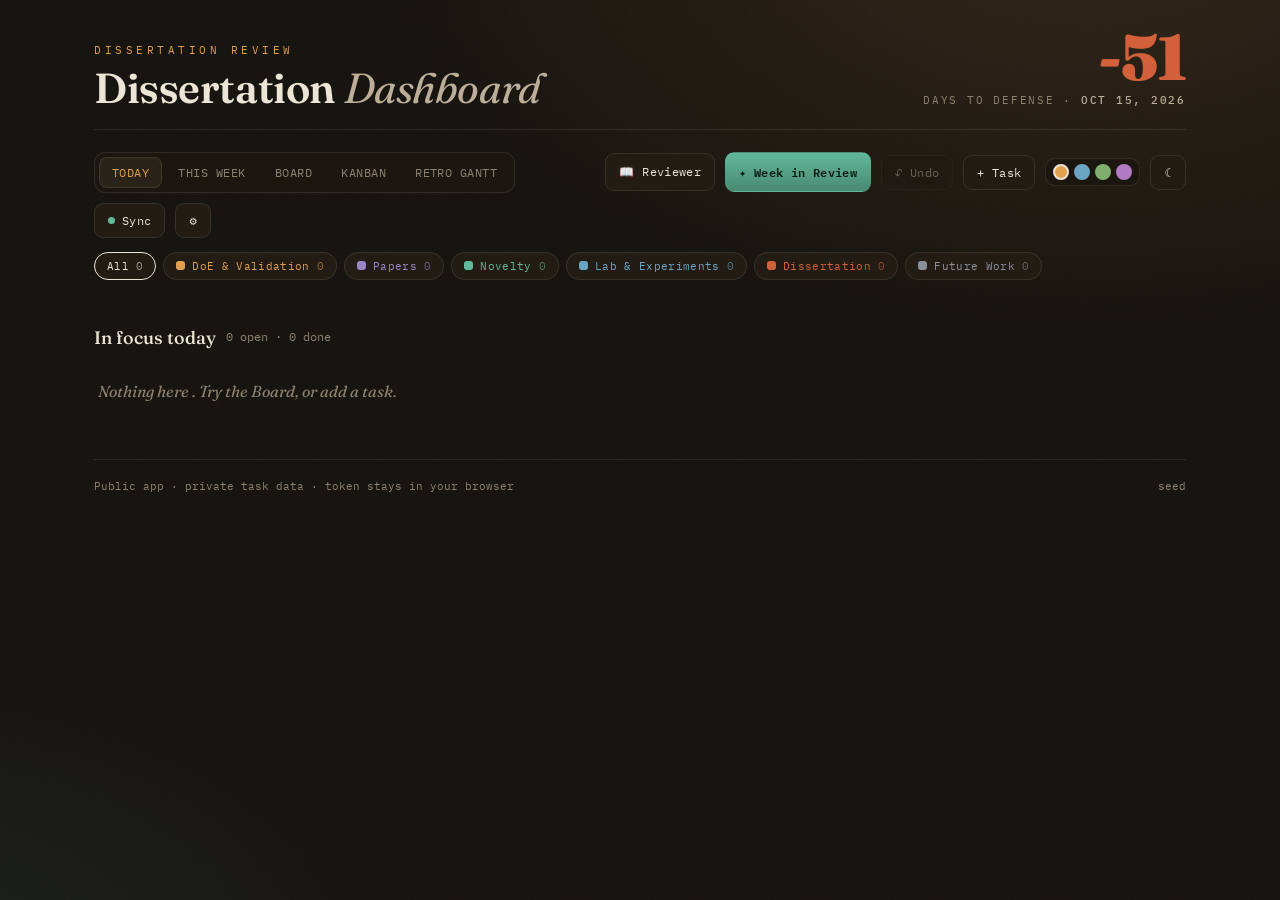
<file: index-classic.html>
<!DOCTYPE html>
<html lang="en" data-theme="ember" data-mode="dark">
<head>
<meta charset="utf-8" />
<meta name="viewport" content="width=device-width, initial-scale=1" />
<title>Footnote</title>
<link rel="icon" type="image/svg+xml" href="brand/footnote-mark.svg">
<link rel="preconnect" href="https://fonts.googleapis.com">
<link rel="preconnect" href="https://fonts.gstatic.com" crossorigin>
<link href="https://fonts.googleapis.com/css2?family=Fraunces:ital,opsz,wght@0,9..144,400;0,9..144,500;0,9..144,600;0,9..144,900;1,9..144,400&family=Public+Sans:wght@400;500;600;700&family=IBM+Plex+Mono:wght@400;500;600&display=swap" rel="stylesheet">
<style>
  :root{
    --bg:#15120e; --bg2:#1b1610; --panel:#221c15; --panel2:#2a2319;
    --text:#ece4d5; --text2:#bcae98; --muted:#8d8270; --line:rgba(236,228,213,.10);
    --accent:#e0a050; --accent2:#d2603a;
    --shadow:0 18px 50px -20px rgba(0,0,0,.7);
    --radius:14px;
    --p0:#d2603a; --p1:#e0a050; --p2:#8d8270;
    --done:#62b89a;
    --ph-doe:#e0a050; --ph-papers:#9a86c4; --ph-novelty:#62b89a;
    --ph-lab:#6aa6c4; --ph-diss:#d2603a; --ph-future:#8a8f98; --ph-undergrad:#46b5c4;
  }
  *{box-sizing:border-box;margin:0;padding:0}
  body{
    background:
      radial-gradient(1200px 700px at 85% -10%, color-mix(in srgb, var(--accent) 14%, transparent), transparent 60%),
      radial-gradient(1000px 600px at -10% 110%, color-mix(in srgb, var(--ph-novelty) 10%, transparent), transparent 55%),
      var(--bg);
    color:var(--text); font-family:"Public Sans",system-ui,sans-serif;
    line-height:1.5; min-height:100vh; -webkit-font-smoothing:antialiased; transition:background .4s,color .4s;
  }
  body::before{content:"";position:fixed;inset:0;pointer-events:none;z-index:1;opacity:.04;
    background-image:url("data:image/svg+xml,%3Csvg xmlns='http://www.w3.org/2000/svg' width='120' height='120'%3E%3Cfilter id='n'%3E%3CfeTurbulence type='fractalNoise' baseFrequency='.9' numOctaves='2'/%3E%3C/filter%3E%3Crect width='100%25' height='100%25' filter='url(%23n)'/%3E%3C/svg%3E");}
  html[data-mode="light"] body::before{opacity:.025;mix-blend-mode:multiply}
  .wrap{max-width:1140px;margin:0 auto;padding:30px 24px 90px;position:relative;z-index:2}

  /* header */
  header.top{display:flex;justify-content:space-between;align-items:flex-end;gap:24px;flex-wrap:wrap;border-bottom:1px solid var(--line);padding-bottom:20px}
  .brand .kicker{font-family:"IBM Plex Mono",monospace;font-size:11px;letter-spacing:.32em;text-transform:uppercase;color:var(--accent);margin-bottom:8px}
  .brand h1{font-family:"Fraunces",serif;font-weight:600;font-size:clamp(26px,4vw,42px);line-height:1;letter-spacing:-.01em}
  .brand h1 em{font-style:italic;color:var(--text2);font-weight:400}
  .countdown{text-align:right;flex-shrink:0}
  .countdown .num{font-family:"Fraunces",serif;font-weight:900;font-size:clamp(38px,7vw,64px);line-height:.85;letter-spacing:-.02em}
  .countdown .num.warn{color:var(--accent2)}
  .countdown .lbl{font-family:"IBM Plex Mono",monospace;font-size:11px;letter-spacing:.16em;text-transform:uppercase;color:var(--muted);margin-top:8px}
  .countdown .lbl b{color:var(--text2);font-weight:500}

  /* toolbar */
  .toolbar{display:flex;align-items:center;gap:10px;margin:22px 0 14px;flex-wrap:wrap}
  .tabs{display:flex;gap:3px;background:var(--bg2);border:1px solid var(--line);border-radius:11px;padding:4px}
  .tab{font-family:"IBM Plex Mono",monospace;font-size:12px;letter-spacing:.04em;text-transform:uppercase;color:var(--muted);background:none;border:0;padding:8px 13px;border-radius:8px;cursor:pointer;transition:.18s}
  .tab:hover{color:var(--text)}
  .tab.active{background:var(--panel2);color:var(--accent);box-shadow:inset 0 0 0 1px var(--line)}
  .spacer{flex:1}
  .btn{font-family:"IBM Plex Mono",monospace;font-size:12px;letter-spacing:.03em;color:var(--text);background:var(--panel);border:1px solid var(--line);padding:9px 13px;border-radius:9px;cursor:pointer;transition:.18s;display:inline-flex;align-items:center;gap:7px}
  .btn:hover{border-color:color-mix(in srgb,var(--text) 24%,transparent);background:var(--panel2)}
  .btn.primary{background:linear-gradient(180deg,var(--accent),color-mix(in srgb,var(--accent) 78%,black));color:#1a130a;border-color:transparent;font-weight:600}
  .btn.cta{background:linear-gradient(180deg,var(--ph-novelty),color-mix(in srgb,var(--ph-novelty) 75%,black));color:#0c1a14;border-color:transparent;font-weight:600}
  .btn:disabled{opacity:.35;cursor:default}
  .btn .dot{width:7px;height:7px;border-radius:50%;background:var(--done)}
  .btn .dot.dirty{background:var(--accent2);box-shadow:0 0 8px var(--accent2)}

  /* theme bar */
  .swatches{display:flex;gap:5px;align-items:center;background:var(--bg2);border:1px solid var(--line);border-radius:10px;padding:5px 7px}
  .sw{width:16px;height:16px;border-radius:50%;border:2px solid transparent;cursor:pointer;transition:.15s;padding:0}
  .sw:hover{transform:scale(1.15)}
  .sw.on{border-color:var(--text)}

  /* filter chips */
  .chips{display:flex;gap:7px;flex-wrap:wrap;margin-bottom:20px}
  .fchip{font-family:"IBM Plex Mono",monospace;font-size:11px;letter-spacing:.03em;padding:6px 12px;border-radius:20px;border:1px solid var(--line);background:var(--panel);color:var(--text2);cursor:pointer;transition:.15s;display:inline-flex;align-items:center;gap:7px}
  .fchip:hover{color:var(--text);border-color:color-mix(in srgb,var(--text) 22%,transparent)}
  .fchip.on{color:var(--text);border-color:currentColor}
  .fchip i{width:9px;height:9px;border-radius:3px;display:inline-block}
  .fchip .n{opacity:.6}

  /* progress */
  .progress{display:flex;gap:12px;flex-wrap:wrap;margin-bottom:24px}
  .pcard{flex:1;min-width:150px;background:linear-gradient(180deg,var(--panel),var(--bg2));border:1px solid var(--line);border-radius:var(--radius);padding:14px 15px;cursor:pointer;transition:.18s}
  .pcard:hover{border-color:color-mix(in srgb,var(--text) 20%,transparent);transform:translateY(-2px)}
  .pcard .ph{font-family:"IBM Plex Mono",monospace;font-size:10.5px;letter-spacing:.08em;text-transform:uppercase;color:var(--text2);display:flex;align-items:center;gap:7px}
  .pcard .ph i{width:9px;height:9px;border-radius:3px}
  .pcard .frac{font-family:"Fraunces",serif;font-size:25px;font-weight:600;margin:7px 0 8px}
  .pcard .frac span{font-size:13px;color:var(--muted)}
  .bar{height:5px;border-radius:3px;background:color-mix(in srgb,var(--text) 8%,transparent);overflow:hidden}
  .bar i{display:block;height:100%;border-radius:3px;transition:width .6s cubic-bezier(.2,.7,.2,1)}

  /* task list */
  .group{margin-bottom:26px}
  .group>h2{font-family:"Fraunces",serif;font-weight:500;font-size:18px;margin-bottom:12px;display:flex;align-items:center;gap:10px}
  .group>h2 i{width:11px;height:11px;border-radius:3px}
  .group>h2 .cnt{font-family:"IBM Plex Mono",monospace;font-size:12px;color:var(--muted);font-weight:400}
  .empty{color:var(--muted);font-style:italic;padding:16px 4px;font-family:"Fraunces",serif}
  .task{display:flex;gap:13px;align-items:flex-start;background:var(--panel);border:1px solid var(--line);border-left:3px solid var(--lc,var(--muted));border-radius:11px;padding:13px 15px;margin-bottom:8px;cursor:pointer;transition:.16s}
  .task:hover{background:var(--panel2);transform:translateX(2px)}
  .task.done{opacity:.5}
  .check{flex-shrink:0;width:21px;height:21px;border-radius:7px;border:1.5px solid var(--text2);margin-top:1px;cursor:pointer;display:grid;place-items:center;transition:.16s;background:transparent}
  .check:hover{border-color:var(--done)}
  .check.on{background:var(--done);border-color:var(--done)}
  .check.on::after{content:"✓";color:#10201a;font-size:13px;font-weight:700}
  .tbody{flex:1;min-width:0}
  .ttitle{font-size:15px;font-weight:500}
  .task.done .ttitle{text-decoration:line-through;text-decoration-color:var(--muted)}
  .tmeta{display:flex;gap:7px;flex-wrap:wrap;margin-top:6px;align-items:center}
  .chip{font-family:"IBM Plex Mono",monospace;font-size:10.5px;letter-spacing:.03em;padding:2.5px 8px;border-radius:20px;border:1px solid var(--line);color:var(--text2)}
  .chip.due.over{color:var(--accent2);border-color:color-mix(in srgb,var(--accent2) 40%,transparent)}
  .chip.cad{color:var(--ph-lab)}
  .chip.when{color:var(--done)}
  .tnote{font-size:12.5px;color:var(--muted);margin-top:7px;line-height:1.45}

  /* kanban */
  .kanban{display:grid;grid-template-columns:repeat(4,1fr);gap:13px}
  .kcol{background:var(--bg2);border:1px solid var(--line);border-radius:var(--radius);padding:12px;min-height:120px}
  .kcol.drop{outline:2px dashed var(--accent);outline-offset:-4px}
  .kcol h3{font-family:"IBM Plex Mono",monospace;font-size:11px;letter-spacing:.1em;text-transform:uppercase;color:var(--text2);margin-bottom:11px;display:flex;justify-content:space-between}
  .kcard{background:var(--panel);border:1px solid var(--line);border-left:3px solid var(--lc,var(--muted));border-radius:9px;padding:10px 11px;margin-bottom:8px;cursor:grab;transition:.14s}
  .kcard:hover{background:var(--panel2)}
  .kcard:active{cursor:grabbing}
  .kcard .kt{font-size:13px;font-weight:500;line-height:1.3}
  .kcard.done .kt{text-decoration:line-through;color:var(--muted)}
  .kcard .km{margin-top:6px;display:flex;gap:6px;align-items:center;flex-wrap:wrap}
  @media(max-width:820px){.kanban{grid-template-columns:1fr 1fr}}

  /* gantt */
  .gantt-wrap{overflow-x:auto;border:1px solid var(--line);border-radius:var(--radius);background:var(--bg2);padding:14px}
  .gantt{display:grid;gap:3px;min-width:max-content}
  .grow{display:grid;grid-template-columns:130px 1fr;align-items:center;gap:8px}
  .grow .glabel{font-family:"IBM Plex Mono",monospace;font-size:10.5px;text-transform:uppercase;letter-spacing:.06em;color:var(--text2);display:flex;align-items:center;gap:6px;white-space:nowrap}
  .grow .glabel i{width:9px;height:9px;border-radius:3px;flex-shrink:0}
  .gtrack{display:flex;gap:2px;align-items:center}
  .gcell{width:15px;height:22px;border-radius:3px;display:grid;place-items:center;font-size:9px;color:#0c0c0c;font-family:"IBM Plex Mono",monospace;cursor:default;transition:.12s}
  .gcell.has{cursor:pointer}
  .gcell.has:hover{transform:scale(1.25);outline:1px solid var(--text)}
  .gaxis{display:grid;grid-template-columns:130px 1fr;gap:8px;margin-top:6px}
  .gaxis .gticks{display:flex;gap:2px;font-family:"IBM Plex Mono",monospace;font-size:8.5px;color:var(--muted)}
  .gaxis .gtick{width:15px;text-align:center;writing-mode:vertical-rl;height:34px}
  .ghist{display:grid;grid-template-columns:130px 1fr;gap:8px;margin-bottom:8px;align-items:end}
  .ghbars{display:flex;gap:2px;align-items:end;height:42px}
  .ghbar{width:15px;background:linear-gradient(180deg,var(--accent),color-mix(in srgb,var(--accent) 60%,transparent));border-radius:2px 2px 0 0;min-height:2px}
  .gsec-title{font-family:"IBM Plex Mono",monospace;font-size:11px;letter-spacing:.1em;text-transform:uppercase;color:var(--text2);margin:22px 0 10px}
  .gbars{border:1px solid var(--line);border-radius:var(--radius);background:var(--bg2);padding:12px 14px 16px}
  .gbaxis{display:grid;grid-template-columns:165px 1fr;gap:10px;margin-bottom:4px}
  .gbaxis .ticks{position:relative;height:13px}
  .gbaxis .ticks span{position:absolute;transform:translateX(-50%);font-family:"IBM Plex Mono",monospace;font-size:9px;color:var(--muted);white-space:nowrap}
  .gbphase{font-family:"IBM Plex Mono",monospace;font-size:10.5px;letter-spacing:.06em;text-transform:uppercase;color:var(--text2);display:flex;align-items:center;gap:7px;margin:13px 0 5px}
  .gbphase i{width:9px;height:9px;border-radius:3px}
  .gbrow{display:grid;grid-template-columns:165px 1fr;gap:10px;align-items:center;height:23px}
  .gblabel{font-size:11.5px;color:var(--text2);white-space:nowrap;overflow:hidden;text-overflow:ellipsis}
  .gbrow.done .gblabel{color:var(--muted)}
  .gbtrack{position:relative;height:15px;border-radius:4px;background:color-mix(in srgb,var(--text) 5%,transparent)}
  .gbbar{position:absolute;top:1.5px;height:12px;border-radius:3px;cursor:pointer;min-width:5px;box-shadow:inset 0 0 0 1px rgba(255,255,255,.14);transition:.12s}
  .gbbar:hover{filter:brightness(1.18);outline:1px solid var(--text)}
  .gbpill{position:absolute;right:4px;top:0;font-family:"IBM Plex Mono",monospace;font-size:9px;padding:1.5px 8px;border-radius:10px;border:1px dashed var(--line);color:var(--muted);cursor:pointer;white-space:nowrap}
  .gbpill.active{color:var(--accent);border-color:color-mix(in srgb,var(--accent) 45%,transparent);border-style:solid}
  .gbpill.blocked{color:var(--accent2);border-color:color-mix(in srgb,var(--accent2) 45%,transparent)}

  /* modal */
  .scrim{position:fixed;inset:0;background:rgba(8,6,4,.66);backdrop-filter:blur(3px);z-index:50;display:none;align-items:flex-start;justify-content:center;padding:6vh 18px;overflow-y:auto}
  .scrim.on{display:flex}
  .modal{background:var(--bg2);border:1px solid var(--line);border-radius:18px;box-shadow:var(--shadow);width:min(560px,100%);padding:26px;animation:rise .25s cubic-bezier(.2,.7,.2,1)}
  .modal.wide{width:min(720px,100%)}
  @keyframes rise{from{opacity:0;transform:translateY(14px)}to{opacity:1;transform:none}}
  .modal h3{font-family:"Fraunces",serif;font-weight:600;font-size:21px;margin-bottom:16px}
  .field{margin-bottom:13px}
  .field label{display:block;font-family:"IBM Plex Mono",monospace;font-size:10.5px;letter-spacing:.1em;text-transform:uppercase;color:var(--muted);margin-bottom:6px}
  .field input,.field select,.field textarea{width:100%;background:var(--bg);border:1px solid var(--line);border-radius:9px;color:var(--text);padding:10px 12px;font-family:"Public Sans",sans-serif;font-size:14px}
  .field input:focus,.field select:focus,.field textarea:focus{outline:0;border-color:var(--accent)}
  .field textarea{resize:vertical;min-height:60px}
  .row2{display:flex;gap:12px}.row2 .field{flex:1}
  .modal-actions{display:flex;gap:10px;justify-content:space-between;margin-top:20px;align-items:center}
  .modal-actions .right{display:flex;gap:10px}
  .link{background:none;border:0;color:var(--muted);font-family:"IBM Plex Mono",monospace;font-size:12px;cursor:pointer;text-decoration:underline;text-underline-offset:3px}
  .link.danger{color:var(--accent2)}
  .note{font-size:12px;color:var(--muted);line-height:1.5;background:color-mix(in srgb,var(--text) 4%,transparent);border:1px solid var(--line);border-radius:9px;padding:11px 13px}
  .note b{color:var(--text2)}

  /* week in review */
  .wir-hero{text-align:center;padding:6px 0 18px;position:relative;overflow:hidden}
  .wir-hero .big{font-family:"Fraunces",serif;font-weight:900;font-size:64px;line-height:.9;color:var(--accent);letter-spacing:-.02em}
  .wir-hero .sub{font-family:"IBM Plex Mono",monospace;font-size:12px;letter-spacing:.12em;text-transform:uppercase;color:var(--text2);margin-top:8px}
  .wir-hero .tag{font-family:"Fraunces",serif;font-style:italic;font-size:17px;color:var(--text);margin-top:14px}
  .wir-stats{display:flex;gap:10px;margin:6px 0 18px;flex-wrap:wrap}
  .wir-stat{flex:1;min-width:90px;background:var(--panel);border:1px solid var(--line);border-radius:11px;padding:11px 13px;text-align:center}
  .wir-stat .v{font-family:"Fraunces",serif;font-size:24px;font-weight:600}
  .wir-stat .k{font-family:"IBM Plex Mono",monospace;font-size:9.5px;letter-spacing:.08em;text-transform:uppercase;color:var(--muted);margin-top:3px}
  .wir-ph{margin-bottom:14px}
  .wir-ph h4{font-family:"IBM Plex Mono",monospace;font-size:11px;letter-spacing:.08em;text-transform:uppercase;color:var(--text2);margin-bottom:7px;display:flex;align-items:center;gap:7px}
  .wir-ph h4 i{width:9px;height:9px;border-radius:3px}
  .wir-item{font-size:13px;padding:5px 9px;border-left:2px solid var(--lc,var(--muted));margin-bottom:4px;color:var(--text2);cursor:pointer;border-radius:0 6px 6px 0}
  .wir-item:hover{background:var(--panel);color:var(--text)}
  .confetti{position:absolute;top:-10px;width:8px;height:14px;opacity:.9;animation:fall linear forwards}
  @keyframes fall{to{transform:translateY(360px) rotate(540deg);opacity:0}}

  footer{margin-top:40px;padding-top:18px;border-top:1px solid var(--line);font-family:"IBM Plex Mono",monospace;font-size:11px;color:var(--muted);display:flex;justify-content:space-between;flex-wrap:wrap;gap:10px}
  .toast{position:fixed;bottom:24px;left:50%;transform:translateX(-50%) translateY(80px);background:var(--panel2);border:1px solid var(--line);color:var(--text);padding:12px 20px;border-radius:11px;font-family:"IBM Plex Mono",monospace;font-size:13px;z-index:80;transition:.3s;box-shadow:var(--shadow)}
  .toast.on{transform:translateX(-50%) translateY(0)}
  .toast.err{border-color:var(--accent2)}
</style>
</head>
<body>
<div class="wrap">
  <header class="top">
    <div class="brand">
      <div class="kicker">Dissertation review</div>
      <h1>Dissertation <em>Dashboard</em></h1>
    </div>
    <div class="countdown">
      <div class="num" id="cdNum">—</div>
      <div class="lbl">days to defense · <b id="cdDate">—</b></div>
    </div>
  </header>

  <div class="toolbar">
    <div class="tabs" id="tabs">
      <button class="tab active" data-view="today">Today</button>
      <button class="tab" data-view="week">This Week</button>
      <button class="tab" data-view="board">Board</button>
      <button class="tab" data-view="kanban">Kanban</button>
      <button class="tab" data-view="gantt">Retro Gantt</button>
    </div>
    <div class="spacer"></div>
    <a class="btn" href="review.html" title="Open the chapter reviewer" style="text-decoration:none">📖 Reviewer</a>
    <button class="btn cta" id="wirBtn">✦ Week in Review</button>
    <button class="btn" id="undoBtn" disabled>↶ Undo</button>
    <button class="btn" id="addBtn">+ Task</button>
    <div class="swatches" id="swatches" title="Theme"></div>
    <button class="btn" id="modeBtn" title="Light / dark">☾</button>
    <button class="btn" id="syncBtn"><span class="dot" id="syncDot"></span><span id="syncLbl">Sync</span></button>
    <button class="btn" id="gearBtn" title="GitHub settings">&#9881;</button>
  </div>

  <div class="chips" id="chips"></div>
  <div class="progress" id="progress"></div>
  <div id="list"></div>

  <footer>
    <span>Public app · private task data · token stays in your browser</span>
    <span id="updatedAt">—</span>
  </footer>
</div>

<!-- task editor -->
<div class="scrim" id="taskScrim"><div class="modal">
  <h3 id="taskModalTitle">Edit Task</h3>
  <div class="field"><label>Title</label><input id="f-title" type="text"></div>
  <div class="row2">
    <div class="field"><label>Phase</label><select id="f-phase"></select></div>
    <div class="field"><label>Priority</label><select id="f-priority"><option>P0</option><option>P1</option><option>P2</option></select></div>
  </div>
  <div class="row2">
    <div class="field"><label>Status</label><select id="f-status"><option value="todo">To do</option><option value="active">Active</option><option value="blocked">Blocked</option><option value="done">Done</option></select></div>
    <div class="field"><label>Due (optional)</label><input id="f-due" type="date"></div>
  </div>
  <div class="field"><label>Notes</label><textarea id="f-notes"></textarea></div>
  <div class="modal-actions">
    <button class="link danger" id="deleteBtn">Delete</button>
    <div class="right"><button class="link" id="taskCancel">Cancel</button><button class="btn primary" id="taskSave">Save</button></div>
  </div>
</div></div>

<!-- week in review -->
<div class="scrim" id="wirScrim"><div class="modal wide">
  <div id="wirBody"></div>
  <div class="modal-actions"><span class="link" id="wirRange"></span><div class="right"><button class="btn primary" id="wirClose">Onward →</button></div></div>
</div></div>

<!-- settings -->
<div class="scrim" id="setScrim"><div class="modal">
  <h3>GitHub Sync</h3>
  <div class="field"><label>Fine-grained personal access token</label><input id="f-token" type="password" placeholder="github_pat_…"></div>
  <div class="note">Create a <b>fine-grained PAT</b> scoped to <b>only</b> the <b>dissertation-tracker-data</b> repo, <b>Contents: Read &amp; write</b>. Stored only in this browser's localStorage; sent only to api.github.com; never committed.</div>
  <div class="field" style="margin-top:13px"><label>Data repo (owner/repo/path)</label><input id="f-repo" type="text"></div>
  <div class="modal-actions"><span class="link danger" id="tokenClear">Clear token</span><div class="right"><button class="link" id="setCancel">Close</button><button class="btn primary" id="setSave">Save &amp; Pull</button></div></div>
</div></div>

<!-- spec PDF viewer -->
<div class="scrim" id="specScrim"><div class="modal" style="width:min(920px,100%);height:85vh;display:flex;flex-direction:column">
  <div style="display:flex;justify-content:space-between;align-items:center;margin-bottom:12px;gap:12px">
    <h3 id="specTitle" style="margin:0;font-size:17px">Spec</h3>
    <div style="display:flex;gap:10px;align-items:center"><button class="btn" id="specOpen">Open in tab ↗</button><button class="link" id="specClose">Close</button></div>
  </div>
  <iframe id="specFrame" title="project spec" style="flex:1;width:100%;border:1px solid var(--line);border-radius:10px;background:#fff"></iframe>
</div></div>

<div class="toast" id="toast"></div>

<script>
/* ===================== config ===================== */
const DEFAULT_REPO="mattlmccoy/dissertation-tracker-data/tasks.json";
const LS={tok:"rfam_tracker_pat",repo:"rfam_tracker_repo",cache:"rfam_tracker_cache",theme:"rfam_theme",mode:"rfam_mode"};
const PHASE_VAR={"DoE & Validation":"--ph-doe","Papers":"--ph-papers","Novelty":"--ph-novelty","Lab & Experiments":"--ph-lab","Undergrad Projects":"--ph-undergrad","Dissertation":"--ph-diss","Future Work":"--ph-future"};
const cssv=v=>getComputedStyle(document.documentElement).getPropertyValue(v).trim();
const phaseColor=p=>cssv(PHASE_VAR[p]||"--muted");
const PRIO_VAR={P0:"--p0",P1:"--p1",P2:"--p2"};

const THEMES={
  ember:{label:"Ember",sw:"#e0a050",
    dark:{bg:"#15120e",bg2:"#1b1610",panel:"#221c15",panel2:"#2a2319",text:"#ece4d5",text2:"#bcae98",muted:"#8d8270",line:"rgba(236,228,213,.10)",accent:"#e0a050",accent2:"#d2603a"},
    light:{bg:"#f5f0e6",bg2:"#ece5d8",panel:"#fcf8f0",panel2:"#f1e9da",text:"#2a2017",text2:"#5c4f3c",muted:"#897d68",line:"rgba(40,30,20,.13)",accent:"#b06a1f",accent2:"#bd4a26"}},
  slate:{label:"Slate",sw:"#6aa6c4",
    dark:{bg:"#0f1316",bg2:"#141a1f",panel:"#1a232a",panel2:"#212d35",text:"#e2e8ec",text2:"#9fb0bb",muted:"#71828d",line:"rgba(226,232,236,.10)",accent:"#6aa6c4",accent2:"#e08a5a"},
    light:{bg:"#eef2f5",bg2:"#e3eaef",panel:"#f8fafb",panel2:"#eaf0f4",text:"#1a242b",text2:"#4a5963",muted:"#74838c",line:"rgba(20,30,40,.12)",accent:"#2f7da3",accent2:"#bd5f2e"}},
  moss:{label:"Moss",sw:"#7fae6e",
    dark:{bg:"#10130e",bg2:"#161b12",panel:"#1c241a",panel2:"#232d20",text:"#e6ecdf",text2:"#a8b89c",muted:"#76836c",line:"rgba(230,236,223,.10)",accent:"#7fae6e",accent2:"#d39a52"},
    light:{bg:"#eef2e9",bg2:"#e3eadd",panel:"#f8fbf4",panel2:"#ecf2e6",text:"#1c241a",text2:"#4c5944",muted:"#6f7d66",line:"rgba(25,35,20,.12)",accent:"#4f7d3f",accent2:"#b87a2c"}},
  plum:{label:"Plum",sw:"#b07cc6",
    dark:{bg:"#140f16",bg2:"#1a141d",panel:"#221a26",panel2:"#2b2130",text:"#ece2ef",text2:"#bca8c4",muted:"#897d8f",line:"rgba(236,226,239,.10)",accent:"#b07cc6",accent2:"#e08aa0"},
    light:{bg:"#f3eef5",bg2:"#e9e2ec",panel:"#fbf7fc",panel2:"#f0e9f2",text:"#261b29",text2:"#574a5c",muted:"#857789",line:"rgba(35,25,40,.12)",accent:"#8a4fa3",accent2:"#bd4f72"}}
};

let DB=null, SHA=null, DIRTY=false, VIEW="today", FILTER=null, editingId=null;
const UNDO=[];

/* ===================== utils ===================== */
const $=s=>document.querySelector(s);
const token=()=>localStorage.getItem(LS.tok)||"";
const repoCfg=()=>localStorage.getItem(LS.repo)||DEFAULT_REPO;
const repoParts=()=>{const p=repoCfg().split("/");return{owner:p[0],repo:p[1],path:p.slice(2).join("/")||"tasks.json"}};
const today=()=>new Date().toISOString().slice(0,10);
const days=(a,b)=>Math.round((new Date(b)-new Date(a))/864e5);
const b64e=s=>btoa(unescape(encodeURIComponent(s)));
const b64d=b=>decodeURIComponent(escape(atob(b.replace(/\n/g,""))));
const uid=()=>"t"+Math.random().toString(36).slice(2,8);
const esc=s=>(s||"").replace(/[&<>"]/g,m=>({"&":"&amp;","<":"&lt;",">":"&gt;","\"":"&quot;"}[m]));
let tt;const toast=(m,e)=>{const t=$("#toast");t.textContent=m;t.className="toast on"+(e?" err":"");clearTimeout(tt);tt=setTimeout(()=>t.className="toast",2500)};
const saveCache=()=>localStorage.setItem(LS.cache,JSON.stringify(DB));
const markDirty=()=>{DIRTY=true;DB.meta.updated=today();saveCache();renderSync();$("#updatedAt").textContent="edited "+DB.meta.updated+" · unsynced"};
const st=t=>t.status||"todo";

/* ===================== theme ===================== */
function applyTheme(){
  const th=localStorage.getItem(LS.theme)||"ember", md=localStorage.getItem(LS.mode)||"dark";
  const vars=(THEMES[th]||THEMES.ember)[md];
  const r=document.documentElement;
  r.dataset.theme=th; r.dataset.mode=md;
  for(const k in vars) r.style.setProperty("--"+k,vars[k]);
  $("#modeBtn").textContent=md==="dark"?"☾":"☀";
  document.querySelectorAll(".sw").forEach(s=>s.classList.toggle("on",s.dataset.t===th));
}
function buildSwatches(){
  const box=$("#swatches"); box.innerHTML="";
  Object.entries(THEMES).forEach(([k,v])=>{
    const b=document.createElement("button");b.className="sw";b.dataset.t=k;b.style.background=v.sw;b.title=v.label;
    b.onclick=()=>{localStorage.setItem(LS.theme,k);applyTheme();render()};box.appendChild(b);
  });
}
$("#modeBtn").onclick=()=>{localStorage.setItem(LS.mode,(localStorage.getItem(LS.mode)||"dark")==="dark"?"light":"dark");applyTheme();render()};

/* ===================== GitHub I/O ===================== */
async function ghPull(){
  if(!token()){toast("Add a token in settings to sync",1);return false}
  const {owner,repo,path}=repoParts();
  const r=await fetch(`https://api.github.com/repos/${owner}/${repo}/contents/${path}`,{headers:{Authorization:"Bearer "+token(),Accept:"application/vnd.github+json"}});
  if(!r.ok){toast("Pull failed: "+r.status,1);return false}
  const j=await r.json();SHA=j.sha;DB=JSON.parse(b64d(j.content));DIRTY=false;saveCache();render();renderSync();
  $("#updatedAt").textContent="synced "+(DB.meta.updated||today());toast("Pulled latest");return true;
}
async function ghPush(){
  if(!token()){openSettings();return}
  const {owner,repo,path}=repoParts();DB.meta.updated=today();
  const body={message:"tracker update "+new Date().toISOString(),content:b64e(JSON.stringify(DB,null,2)+"\n")};if(SHA)body.sha=SHA;
  const r=await fetch(`https://api.github.com/repos/${owner}/${repo}/contents/${path}`,{method:"PUT",headers:{Authorization:"Bearer "+token(),Accept:"application/vnd.github+json"},body:JSON.stringify(body)});
  if(r.status===409){toast("Conflict — pull first",1);return}
  if(!r.ok){toast("Push failed: "+r.status,1);return}
  const j=await r.json();SHA=j.content.sha;DIRTY=false;saveCache();renderSync();$("#updatedAt").textContent="synced "+DB.meta.updated;toast("Pushed to GitHub");
}

/* ===================== task ops ===================== */
function setStatus(id,status){
  const t=DB.tasks.find(x=>x.id===id);if(!t)return;
  UNDO.push({id,status:t.status,completedAt:t.completedAt||null});
  if(UNDO.length>50)UNDO.shift();
  t.status=status;
  if(status==="done"){t.completedAt=today()}else{delete t.completedAt}
  $("#undoBtn").disabled=false;markDirty();render();
}
function toggleDone(id){const t=DB.tasks.find(x=>x.id===id);setStatus(id,st(t)==="done"?"todo":"done")}
$("#undoBtn").onclick=()=>{
  const u=UNDO.pop();if(!u)return;const t=DB.tasks.find(x=>x.id===u.id);if(t){t.status=u.status;if(u.completedAt)t.completedAt=u.completedAt;else delete t.completedAt}
  $("#undoBtn").disabled=!UNDO.length;markDirty();render();toast("Undone");
};

/* ===================== filtering / views ===================== */
const passPhase=t=>!FILTER||t.phase===FILTER;
const prioRank={P0:0,P1:1,P2:2};
const openSort=(a,b)=>(prioRank[a.priority]??3)-(prioRank[b.priority]??3)||((a.due||"9999")<(b.due||"9999")?-1:1);
const doneSort=(a,b)=>((b.completedAt||"")<(a.completedAt||"")?-1:1);
const isFocusOpen=t=>st(t)!=="done"&&(st(t)==="active"||t.cadence==="daily"||t.cadence==="weekly"||(t.due&&days(today(),t.due)<=0));
const doneOn=(t,n)=>st(t)==="done"&&t.completedAt&&days(t.completedAt,today())<n;

function splitSorted(open,done){return open.sort(openSort).concat(done.sort(doneSort))}

function listView(){
  const all=DB.tasks.filter(passPhase);
  let open,done,label;
  if(VIEW==="today"){
    open=all.filter(isFocusOpen);
    done=all.filter(t=>doneOn(t,1));
    label="In focus today";
  }else{
    open=all.filter(t=>st(t)!=="done"&&(st(t)==="active"||t.cadence==="daily"||t.cadence==="weekly"||(t.due&&days(today(),t.due)<=7)));
    done=all.filter(t=>doneOn(t,7));
    label="Active · due · completed this week";
  }
  const items=splitSorted(open,done);
  const g=document.createElement("div");g.className="group";
  g.innerHTML=`<h2>${label} <span class="cnt">${open.length} open · ${done.length} done</span></h2>`+
    (items.length?items.map(taskCard).join(""):`<div class="empty">Nothing here ${FILTER?"in "+FILTER:""}. Try the Board, or add a task.</div>`);
  $("#list").appendChild(g);
}
function boardView(){
  DB.meta.phases.forEach(ph=>{
    if(FILTER&&ph!==FILTER)return;
    const ts=DB.tasks.filter(t=>t.phase===ph);if(!ts.length)return;
    const open=ts.filter(t=>st(t)!=="done"),done=ts.filter(t=>st(t)==="done");
    const items=splitSorted(open,done);
    const c=phaseColor(ph);
    const g=document.createElement("div");g.className="group";
    g.innerHTML=`<h2><i style="background:${c}"></i>${ph} <span class="cnt">${done.length}/${ts.length} done</span></h2>`+items.map(taskCard).join("");
    $("#list").appendChild(g);
  });
}
const COLS=[["todo","To do"],["active","Active"],["blocked","Blocked"],["done","Done"]];
function kanbanView(){
  const wrap=document.createElement("div");wrap.className="kanban";
  COLS.forEach(([s,lbl])=>{
    let ts=DB.tasks.filter(t=>passPhase(t)&&st(t)===s);
    ts=s==="done"?ts.sort(doneSort):ts.sort(openSort);
    const col=document.createElement("div");col.className="kcol";col.dataset.col=s;
    col.innerHTML=`<h3>${lbl}<span>${ts.length}</span></h3>`+ts.map(kCard).join("");
    col.addEventListener("dragover",e=>{e.preventDefault();col.classList.add("drop")});
    col.addEventListener("dragleave",()=>col.classList.remove("drop"));
    col.addEventListener("drop",e=>{e.preventDefault();col.classList.remove("drop");const id=e.dataTransfer.getData("id");if(id)setStatus(id,s)});
    wrap.appendChild(col);
  });
  $("#list").appendChild(wrap);
}
function ganttView(){
  const all=DB.tasks.filter(passPhase);
  const done=all.filter(t=>st(t)==="done"&&t.completedAt).sort(doneSort);
  if(!done.length){$("#list").innerHTML=`<div class="empty">No completed tasks with dates ${FILTER?"in "+FILTER:""} yet.</div>`;return}
  const dates=done.map(t=>t.completedAt);
  let min=dates.reduce((a,b)=>a<b?a:b),max=today();
  const span=Math.max(1,days(min,max));const cols=[];for(let i=0;i<=span;i++){const d=new Date(min);d.setDate(d.getDate()+i);cols.push(d.toISOString().slice(0,10))}
  const phases=DB.meta.phases.filter(ph=>!FILTER||ph===FILTER);
  const byCell={};done.forEach(t=>{(byCell[t.phase+"|"+t.completedAt]=byCell[t.phase+"|"+t.completedAt]||[]).push(t)});
  // ---- section 1: completion-activity heatmap ----
  const hist=cols.map(d=>done.filter(t=>t.completedAt===d).length);const hmax=Math.max(...hist,1);
  let html=`<div class="gsec-title">Completion activity (retrospective)</div><div class="gantt-wrap"><div class="ghist"><div class="glabel">completions/day</div><div class="ghbars">`+
    cols.map((d,i)=>`<div class="ghbar" style="height:${Math.round(hist[i]/hmax*42)}px" title="${d}: ${hist[i]}"></div>`).join("")+`</div></div><div class="gantt">`;
  phases.forEach(ph=>{
    const c=phaseColor(ph);
    html+=`<div class="grow"><div class="glabel"><i style="background:${c}"></i>${ph}</div><div class="gtrack">`+
      cols.map(d=>{const cell=byCell[ph+"|"+d];if(cell){const ids=cell.map(t=>t.id).join(",");return `<div class="gcell has" style="background:${c}" data-ids="${ids}" title="${esc(cell.map(t=>t.title).join(' · '))}">${cell.length>1?cell.length:""}</div>`}return `<div class="gcell" style="background:color-mix(in srgb,var(--text) 6%,transparent)"></div>`}).join("")+
      `</div></div>`;
  });
  html+=`</div><div class="gaxis"><div></div><div class="gticks">`+cols.map(d=>`<div class="gtick">${(""+(+d.slice(8,10)))}${d.slice(8,10)==="01"?"/"+d.slice(5,7):""}</div>`).join("")+`</div></div>`;
  // ---- section 2: classic task-bar gantt ----
  const pct=d=>Math.max(0,Math.min(100,days(min,d)/span*100));
  const N=7,ticks=[];for(let i=0;i<=N;i++){const dt=new Date(min);dt.setDate(dt.getDate()+Math.round(span*i/N));ticks.push(dt.toISOString().slice(0,10))}
  let bg=`<div class="gsec-title">Task timeline <span style="color:var(--muted);text-transform:none;letter-spacing:0"> — done tasks as retrospective bars (gap = time since previous completion); open tasks marked at “now”</span></div>`+
    `<div class="gbars"><div class="gbaxis"><div></div><div class="ticks">`+
    ticks.map((d,i)=>`<span style="left:${Math.min(99,i/N*100)}%">${d.slice(5)}</span>`).join("")+`</div></div>`;
  phases.forEach(ph=>{
    const ts=all.filter(t=>t.phase===ph);if(!ts.length)return;
    const c=phaseColor(ph);
    bg+=`<div class="gbphase"><i style="background:${c}"></i>${ph}</div>`;
    const dts=ts.filter(t=>st(t)==="done"&&t.completedAt).sort((a,b)=>a.completedAt<b.completedAt?-1:1);
    let prev=min;
    dts.forEach(t=>{const l=pct(prev),w=Math.max(1.5,pct(t.completedAt)-l);
      bg+=`<div class="gbrow done"><div class="gblabel" title="${esc(t.title)}">${esc(t.title)}</div><div class="gbtrack"><div class="gbbar" data-id="${t.id}" title="${esc(t.title)} — done ${t.completedAt}" style="left:${l}%;width:${w}%;background:${c}"></div></div></div>`;
      prev=t.completedAt;});
    ts.filter(t=>st(t)!=="done").sort(openSort).forEach(t=>{
      const s=st(t),cls=s==="active"?"active":s==="blocked"?"blocked":"";
      bg+=`<div class="gbrow"><div class="gblabel" title="${esc(t.title)}">${esc(t.title)}</div><div class="gbtrack"><div class="gbpill ${cls}" data-id="${t.id}">${s==="active"?"in progress":s==="blocked"?"blocked":"to do"} · now</div></div></div>`;});
  });
  bg+=`</div>`;
  const div=document.createElement("div");div.innerHTML=html+bg;$("#list").appendChild(div);
}

/* ===================== rendering ===================== */
function chip(cls,txt,extra=""){return `<span class="chip ${cls}" ${extra}>${txt}</span>`}
function taskCard(t){
  const c=phaseColor(t.phase),done=st(t)==="done";
  let due="";if(t.due){const over=days(today(),t.due)<0&&!done;due=chip("due"+(over?" over":""),"⌑ "+t.due)}
  const cad=(t.cadence&&t.cadence!=="once")?chip("cad","↻ "+t.cadence):"";
  const stc=(st(t)!=="todo"&&!done)?chip("","● "+st(t)):"";
  const when=done&&t.completedAt?chip("when","✓ "+t.completedAt):"";
  return `<div class="task ${done?"done":""}" data-id="${t.id}" style="--lc:${cssv(PRIO_VAR[t.priority]||"--p2")}">
    <div class="check ${done?"on":""}" data-check="${t.id}"></div>
    <div class="tbody"><div class="ttitle">${esc(t.title)}</div>
    <div class="tmeta"><span class="chip" style="color:${cssv(PRIO_VAR[t.priority]||"--p2")}">${t.priority||"P2"}</span>${stc}${when}${due}${cad}${t.doc?`<span class="chip docbtn" data-doc="${esc(t.doc)}" style="cursor:pointer;color:var(--ph-undergrad);border-color:color-mix(in srgb,var(--ph-undergrad) 45%,transparent)">📄 spec</span>`:""}<span class="chip" style="color:${c}">${t.phase}</span></div>
    ${t.notes?`<div class="tnote">${esc(t.notes)}</div>`:""}</div></div>`;
}
function kCard(t){
  const c=phaseColor(t.phase),done=st(t)==="done";
  return `<div class="kcard ${done?"done":""}" draggable="true" data-id="${t.id}" style="--lc:${cssv(PRIO_VAR[t.priority]||"--p2")}">
    <div class="kt">${esc(t.title)}</div>
    <div class="km"><span class="chip" style="color:${cssv(PRIO_VAR[t.priority]||"--p2")}">${t.priority||"P2"}</span><span class="chip" style="color:${c}">${t.phase.split(" ")[0]}</span>${t.doc?`<span class="chip docbtn" data-doc="${esc(t.doc)}" style="cursor:pointer;color:var(--ph-undergrad)">📄</span>`:""}${done&&t.completedAt?chip("when","✓"+t.completedAt.slice(5)):""}</div></div>`;
}
function renderChips(){
  const box=$("#chips");const counts={};DB.tasks.forEach(t=>counts[t.phase]=(counts[t.phase]||0)+1);
  const mk=(name,color,n,active)=>`<button class="fchip ${active?"on":""}" data-ph="${name===null?"":esc(name)}" ${color?`style="color:${color}"`:""}>${color?`<i style="background:${color}"></i>`:""}${name||"All"} <span class="n">${n}</span></button>`;
  box.innerHTML=mk(null,"",DB.tasks.length,!FILTER)+DB.meta.phases.map(p=>mk(p,phaseColor(p),counts[p]||0,FILTER===p)).join("");
}
function renderProgress(){
  const box=$("#progress");box.innerHTML="";
  DB.meta.phases.forEach(ph=>{const ts=DB.tasks.filter(t=>t.phase===ph);if(!ts.length)return;
    const done=ts.filter(t=>st(t)==="done").length,pct=Math.round(done/ts.length*100),c=phaseColor(ph);
    const el=document.createElement("div");el.className="pcard";el.dataset.ph=ph;
    el.innerHTML=`<div class="ph"><i style="background:${c}"></i>${ph}</div><div class="frac">${done}<span>/${ts.length}</span></div><div class="bar"><i style="width:${pct}%;background:${c}"></i></div>`;
    el.onclick=()=>{FILTER=FILTER===ph?null:ph;render()};box.appendChild(el);
  });
}
function renderCountdown(){const d=DB.meta.defenseDate;if(!d)return;const n=days(today(),d);$("#cdNum").textContent=n;$("#cdNum").classList.toggle("warn",n<60);$("#cdDate").textContent=new Date(d+"T00:00:00").toLocaleDateString(undefined,{month:"short",day:"numeric",year:"numeric"})}
const renderSync=()=>{$("#syncDot").className="dot"+(DIRTY?" dirty":"");$("#syncLbl").textContent=DIRTY?"Push*":"Sync"};
function render(){
  renderCountdown();renderChips();renderProgress();
  document.querySelectorAll(".tab").forEach(t=>t.classList.toggle("active",t.dataset.view===VIEW));
  const list=$("#list");list.innerHTML="";
  if(VIEW==="board")boardView();else if(VIEW==="kanban")kanbanView();else if(VIEW==="gantt")ganttView();else listView();
}

/* ===================== interactions ===================== */
$("#tabs").addEventListener("click",e=>{const b=e.target.closest(".tab");if(b){VIEW=b.dataset.view;render()}});
$("#chips").addEventListener("click",e=>{const b=e.target.closest(".fchip");if(b){const p=b.dataset.ph;FILTER=p?p:null;render()}});
$("#list").addEventListener("click",e=>{
  const chk=e.target.closest("[data-check]");if(chk){e.stopPropagation();toggleDone(chk.dataset.check);return}
  const dc=e.target.closest("[data-doc]");if(dc){e.stopPropagation();openSpec(dc.dataset.doc);return}
  const g=e.target.closest(".gcell.has");if(g){openEditor(g.dataset.ids.split(",")[0]);return}
  const card=e.target.closest("[data-id]");if(card)openEditor(card.dataset.id);
});
$("#list").addEventListener("dragstart",e=>{const c=e.target.closest(".kcard");if(c)e.dataTransfer.setData("id",c.dataset.id)});

/* spec PDF viewer — fetches from the PRIVATE data repo with the user's token (never public) */
async function openSpec(path){
  if(!token()){openSettings();toast("Add your token to view specs",1);return}
  const {owner,repo}=repoParts();
  $("#specTitle").textContent=path.split("/").pop();
  $("#specFrame").src="about:blank";$("#specScrim").classList.add("on");
  try{
    const r=await fetch(`https://api.github.com/repos/${owner}/${repo}/contents/${path}`,
      {headers:{Authorization:"Bearer "+token(),Accept:"application/vnd.github+json"}});
    if(!r.ok){toast("Spec fetch failed: "+r.status,1);return}
    const j=await r.json();
    const bytes=Uint8Array.from(atob(j.content.replace(/\n/g,"")),c=>c.charCodeAt(0));
    const url=URL.createObjectURL(new Blob([bytes],{type:"application/pdf"}));
    $("#specFrame").src=url;$("#specOpen").onclick=()=>window.open(url,"_blank");
  }catch(err){toast("Spec error: "+err.message,1)}
}
$("#specClose").onclick=()=>$("#specScrim").classList.remove("on");
$("#specScrim").addEventListener("click",e=>{if(e.target.id==="specScrim")$("#specScrim").classList.remove("on")});

function openEditor(id){
  editingId=id||null;
  const t=id?DB.tasks.find(x=>x.id===id):{phase:DB.meta.phases[0],priority:"P1",status:"todo"};
  $("#taskModalTitle").textContent=id?"Edit Task":"New Task";
  $("#f-phase").innerHTML=DB.meta.phases.map(p=>`<option>${p}</option>`).join("");
  $("#f-title").value=t.title||"";$("#f-phase").value=t.phase;$("#f-priority").value=t.priority||"P1";
  $("#f-status").value=t.status||"todo";$("#f-due").value=t.due||"";$("#f-notes").value=t.notes||"";
  $("#deleteBtn").style.display=id?"block":"none";$("#taskScrim").classList.add("on");$("#f-title").focus();
}
const closeEditor=()=>$("#taskScrim").classList.remove("on");
$("#addBtn").onclick=()=>openEditor(null);$("#taskCancel").onclick=closeEditor;
$("#taskScrim").addEventListener("click",e=>{if(e.target.id==="taskScrim")closeEditor()});
$("#taskSave").onclick=()=>{
  const data={title:$("#f-title").value.trim(),phase:$("#f-phase").value,priority:$("#f-priority").value,status:$("#f-status").value,due:$("#f-due").value||null,notes:$("#f-notes").value.trim()};
  if(!data.title){toast("Title required",1);return}
  if(editingId){const t=DB.tasks.find(x=>x.id===editingId);const wasDone=st(t)==="done";Object.assign(t,data);if(data.status==="done"&&!wasDone)t.completedAt=today();if(data.status!=="done")delete t.completedAt}
  else{const t={id:uid(),cadence:"once",source:"app",...data};if(data.status==="done")t.completedAt=today();DB.tasks.unshift(t)}
  markDirty();render();closeEditor();
};
$("#deleteBtn").onclick=()=>{if(editingId&&confirm("Delete this task?")){DB.tasks=DB.tasks.filter(x=>x.id!==editingId);markDirty();render();closeEditor()}};

/* week in review */
function openWIR(){
  const done=DB.tasks.filter(t=>st(t)==="done"&&t.completedAt&&days(t.completedAt,today())<7);
  const byPhase={};done.forEach(t=>(byPhase[t.phase]=byPhase[t.phase]||[]).push(t));
  const dayCount={};done.forEach(t=>dayCount[t.completedAt]=(dayCount[t.completedAt]||0)+1);
  const busiest=Object.entries(dayCount).sort((a,b)=>b[1]-a[1])[0];
  const start=new Date(today());start.setDate(start.getDate()-6);
  const tags=["What a week.","Momentum.","The thesis is moving.","Shipping mode.","Look at all that green."];
  let body=`<div class="wir-hero" id="wirHero">
    <div class="big">${done.length}</div><div class="sub">tasks shipped this week</div>
    <div class="tag">${done.length>=20?tags[2]:done.length>=8?tags[3]:tags[0]}</div></div>
    <div class="wir-stats">
      <div class="wir-stat"><div class="v">${Object.keys(byPhase).length}</div><div class="k">areas touched</div></div>
      <div class="wir-stat"><div class="v">${busiest?busiest[1]:0}</div><div class="k">busiest day (${busiest?busiest[0].slice(5):"—"})</div></div>
      <div class="wir-stat"><div class="v">${DB.tasks.filter(t=>st(t)==="done").length}</div><div class="k">done all-time</div></div>
    </div>`;
  DB.meta.phases.forEach(ph=>{const items=byPhase[ph];if(!items||!items.length)return;const c=phaseColor(ph);
    body+=`<div class="wir-ph"><h4><i style="background:${c}"></i>${ph} · ${items.length}</h4>`+
      items.sort(doneSort).map(t=>`<div class="wir-item" data-id="${t.id}" style="--lc:${c}">${esc(t.title)}</div>`).join("")+`</div>`;
  });
  if(!done.length)body+=`<div class="empty">No completions logged in the last 7 days — check one off and come back!</div>`;
  $("#wirBody").innerHTML=body;
  $("#wirRange").textContent=start.toISOString().slice(0,10)+" → "+today();
  $("#wirScrim").classList.add("on");
  // confetti
  const hero=$("#wirHero");const cols=[cssv("--accent"),cssv("--ph-novelty"),cssv("--ph-papers"),cssv("--accent2")];
  for(let i=0;i<28;i++){const c=document.createElement("div");c.className="confetti";c.style.left=Math.random()*100+"%";c.style.background=cols[i%cols.length];c.style.animationDuration=(1.4+Math.random()*1.4)+"s";c.style.animationDelay=(Math.random()*.5)+"s";hero.appendChild(c)}
}
$("#wirBtn").onclick=openWIR;$("#wirClose").onclick=()=>$("#wirScrim").classList.remove("on");
$("#wirScrim").addEventListener("click",e=>{if(e.target.id==="wirScrim")$("#wirScrim").classList.remove("on")});
$("#wirBody").addEventListener("click",e=>{const it=e.target.closest("[data-id]");if(it){$("#wirScrim").classList.remove("on");openEditor(it.dataset.id)}});

/* settings */
function openSettings(){$("#f-token").value=token();$("#f-repo").value=repoCfg();$("#setScrim").classList.add("on")}
$("#gearBtn").onclick=openSettings;$("#setCancel").onclick=()=>$("#setScrim").classList.remove("on");
$("#setScrim").addEventListener("click",e=>{if(e.target.id==="setScrim")$("#setScrim").classList.remove("on")});
$("#tokenClear").onclick=()=>{localStorage.removeItem(LS.tok);$("#f-token").value="";renderSync();toast("Token cleared")};
$("#setSave").onclick=async()=>{const tk=$("#f-token").value.trim(),rp=$("#f-repo").value.trim();if(tk)localStorage.setItem(LS.tok,tk);if(rp)localStorage.setItem(LS.repo,rp);$("#setScrim").classList.remove("on");if(tk)await ghPull();else toast("Saved (offline)")};
$("#syncBtn").onclick=async()=>{DIRTY?await ghPush():await ghPull()};
document.addEventListener("keydown",e=>{if(e.key==="Escape"){closeEditor();$("#setScrim").classList.remove("on");$("#wirScrim").classList.remove("on");$("#specScrim").classList.remove("on")}if((e.metaKey||e.ctrlKey)&&e.key==="s"){e.preventDefault();if(DIRTY)ghPush()}if((e.metaKey||e.ctrlKey)&&e.key==="z"){e.preventDefault();$("#undoBtn").click()}});

/* ===================== boot ===================== */
const SEED={meta:{title:"Dissertation Tracker",defenseDate:"2026-10-15",phases:["DoE & Validation","Papers","Novelty","Lab & Experiments","Dissertation","Future Work"]},tasks:[]};
buildSwatches();applyTheme();
(function boot(){
  const c=localStorage.getItem(LS.cache);DB=c?JSON.parse(c):JSON.parse(JSON.stringify(SEED));
  if(!DB.meta.phases)DB.meta.phases=SEED.meta.phases;
  render();renderSync();$("#updatedAt").textContent=c?("local · "+(DB.meta.updated||"")):"seed";
  if(token())ghPull();
})();
</script>
</body>
</html>
</file>
